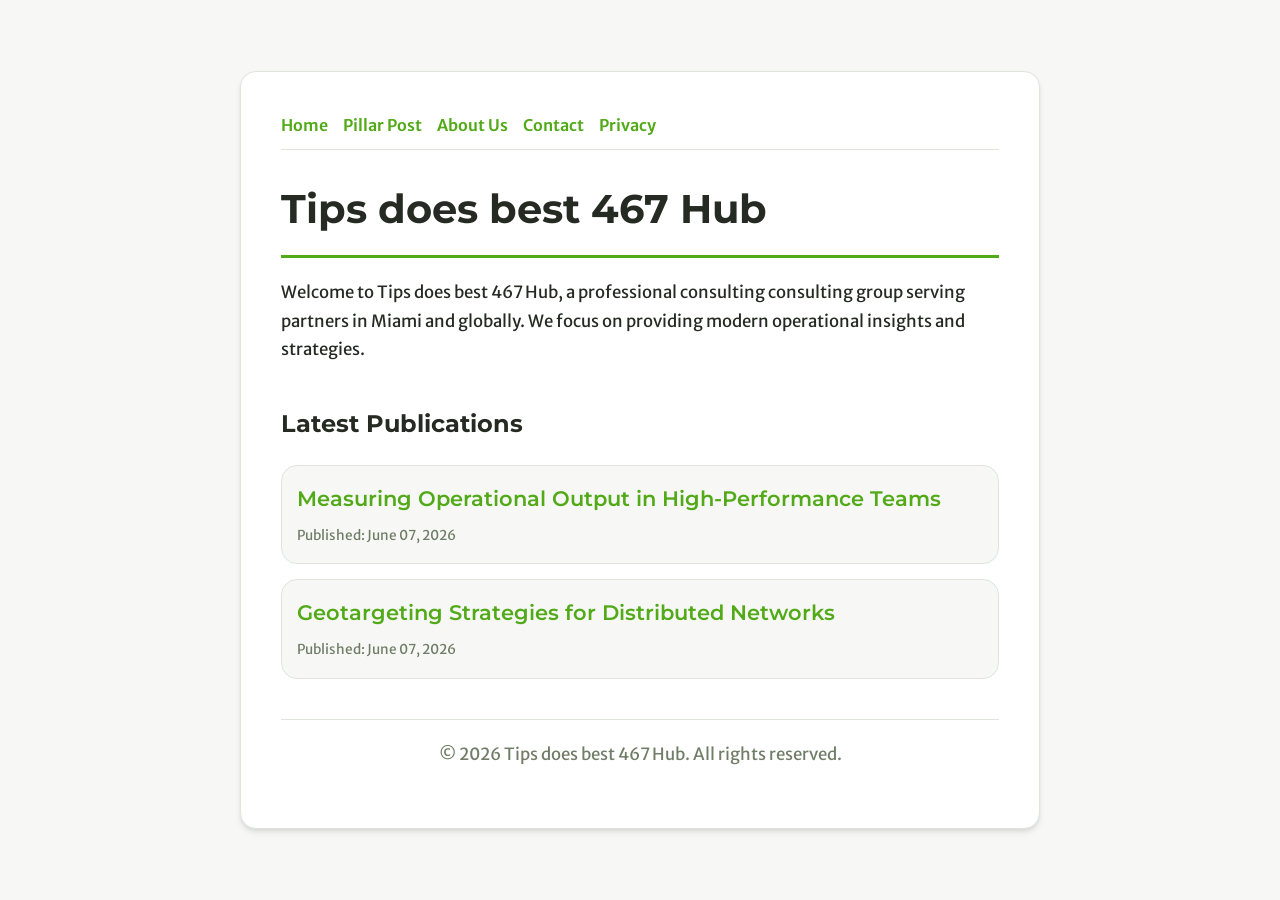
<file: index.html>
<!DOCTYPE html>
<html lang="en">
<head>
    <meta charset="UTF-8">
    <meta name="viewport" content="width=device-width, initial-scale=1.0">
    <title>Tips does best 467 Hub | Consulting - Miami</title>
    <meta name="description" content="Welcome to Tips does best 467 Hub, a professional consulting consulting group serving partners in Miami and globally. We focus on providing modern operational insights and strategies.">
    <meta name="geo.region" content="US-FL" />
    <meta name="geo.placename" content="Miami" />
    <meta name="geo.position" content="25.7617;-80.1918" />
    <meta name="ICBM" content="25.7617, -80.1918" />
    <link rel="stylesheet" href="style.css">
    <script type="application/ld+json">
{
  "@context": "https://schema.org",
  "@type": "LocalBusiness",
  "name": "Tips does best 467 Hub",
  "url": "https://tips-does-best-467.github.io",
  "telephone": "+1-305-555-0177",
  "address": {
    "@type": "PostalAddress",
    "addressLocality": "Miami",
    "addressRegion": "FL",
    "postalCode": "33130",
    "addressCountry": "US"
  },
  "geo": {
    "@type": "GeoCoordinates",
    "latitude": 25.7617,
    "longitude": -80.1918
  }
}
</script>
</head>
<body>
    
        <div class="container" style="max-width: 800px;">
            <nav style="display: flex; gap: 15px; margin-bottom: 25px; border-bottom: 1px solid var(--border-color); padding-bottom: 10px; overflow-x: auto; flex-wrap: wrap;">
            <a href="index.html">Home</a>
            <a href="measuring-operational-output-in-high-performance-teams.html">Pillar Post</a>
            <a href="about.html">About Us</a>
            <a href="contact.html">Contact</a>
            <a href="privacy.html">Privacy</a>
        </nav>
            <h1>Tips does best 467 Hub</h1>
            <p>Welcome to Tips does best 467 Hub, a professional consulting consulting group serving partners in Miami and globally. We focus on providing modern operational insights and strategies.</p>
            <h2 style="margin-top: 40px;">Latest Publications</h2>
            <ul style="list-style-type: none; padding-left: 0;">
                <li style="background: var(--bg-color); padding: 15px; border-radius: var(--border-radius); border: 1px solid var(--border-color); margin-bottom: 15px;">
                <h3 style="margin-bottom: 5px; font-size: 1.3rem;"><a href="measuring-operational-output-in-high-performance-teams.html">Measuring Operational Output in High-Performance Teams</a></h3>
                <span style="font-size:0.85rem; color: var(--muted-text)">Published: June 07, 2026</span>
            </li>
<li style="background: var(--bg-color); padding: 15px; border-radius: var(--border-radius); border: 1px solid var(--border-color); margin-bottom: 15px;">
                <h3 style="margin-bottom: 5px; font-size: 1.3rem;"><a href="geotargeting-strategies-for-distributed-networks.html">Geotargeting Strategies for Distributed Networks</a></h3>
                <span style="font-size:0.85rem; color: var(--muted-text)">Published: June 07, 2026</span>
            </li>

            </ul>
            <footer>
                <p>&copy; 2026 Tips does best 467 Hub. All rights reserved.</p>
            </footer>
        </div>
        
</body>
</html>
</file>
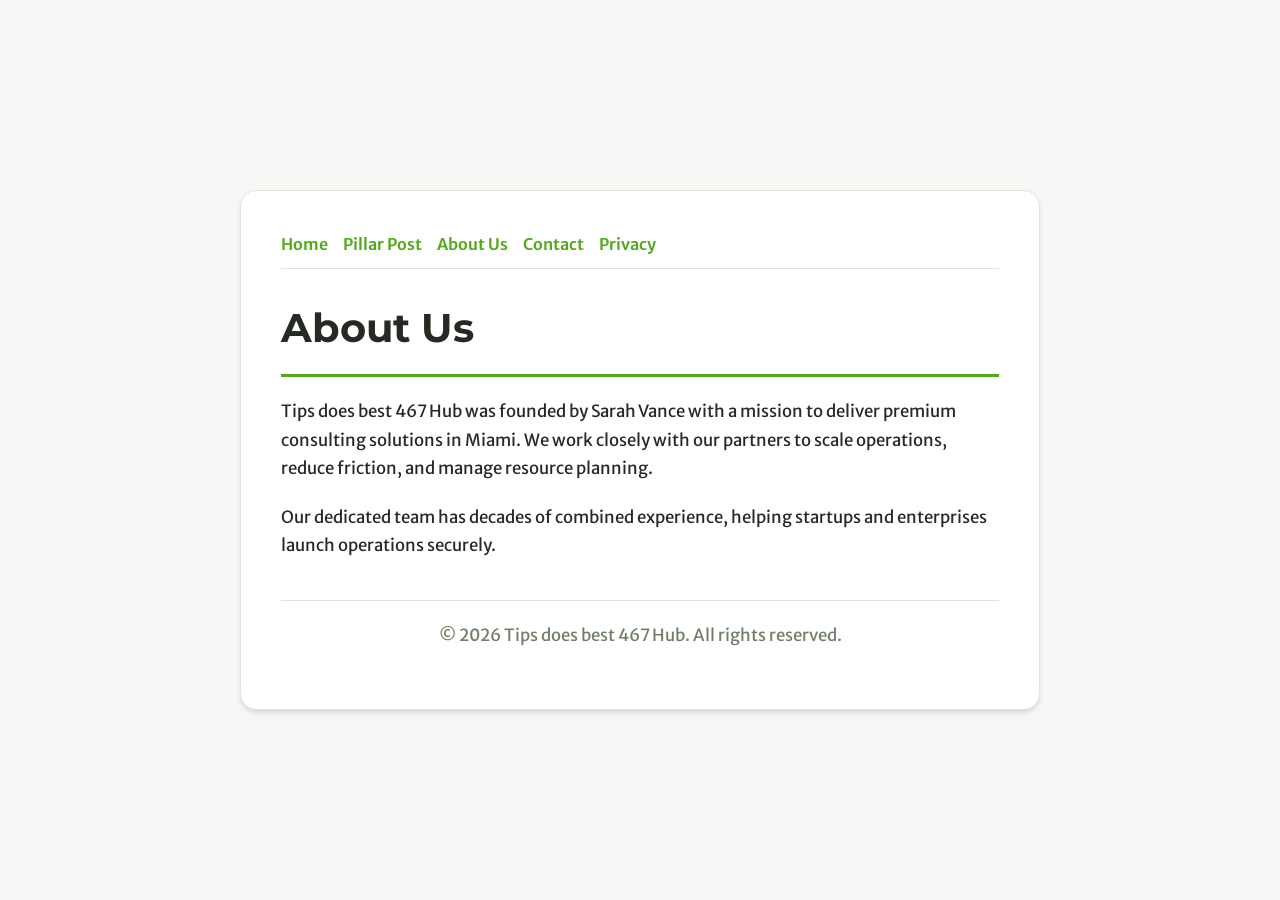
<file: about.html>
<!DOCTYPE html>
<html lang="en">
<head>
    <meta charset="UTF-8">
    <meta name="viewport" content="width=device-width, initial-scale=1.0">
    <title>About Us | Tips does best 467 Hub</title>
    <meta name="description" content="Tips does best 467 Hub was founded by Sarah Vance with a mission to deliver premium consulting solutions in Miami. We work closely with our partners to scale operations, reduce friction, and manage resource planning.">
    <meta name="geo.region" content="US-FL" />
    <meta name="geo.placename" content="Miami" />
    <meta name="geo.position" content="25.7617;-80.1918" />
    <meta name="ICBM" content="25.7617, -80.1918" />
    <link rel="stylesheet" href="style.css">
</head>
<body>
    
        <div class="container" style="max-width: 800px;">
            <nav style="display: flex; gap: 15px; margin-bottom: 25px; border-bottom: 1px solid var(--border-color); padding-bottom: 10px; overflow-x: auto; flex-wrap: wrap;">
            <a href="index.html">Home</a>
            <a href="measuring-operational-output-in-high-performance-teams.html">Pillar Post</a>
            <a href="about.html">About Us</a>
            <a href="contact.html">Contact</a>
            <a href="privacy.html">Privacy</a>
        </nav>
            <h1>About Us</h1>
            <p>Tips does best 467 Hub was founded by Sarah Vance with a mission to deliver premium consulting solutions in Miami. We work closely with our partners to scale operations, reduce friction, and manage resource planning.</p>
            <p>Our dedicated team has decades of combined experience, helping startups and enterprises launch operations securely.</p>
            <footer>
                <p>&copy; 2026 Tips does best 467 Hub. All rights reserved.</p>
            </footer>
        </div>
        
</body>
</html>
</file>
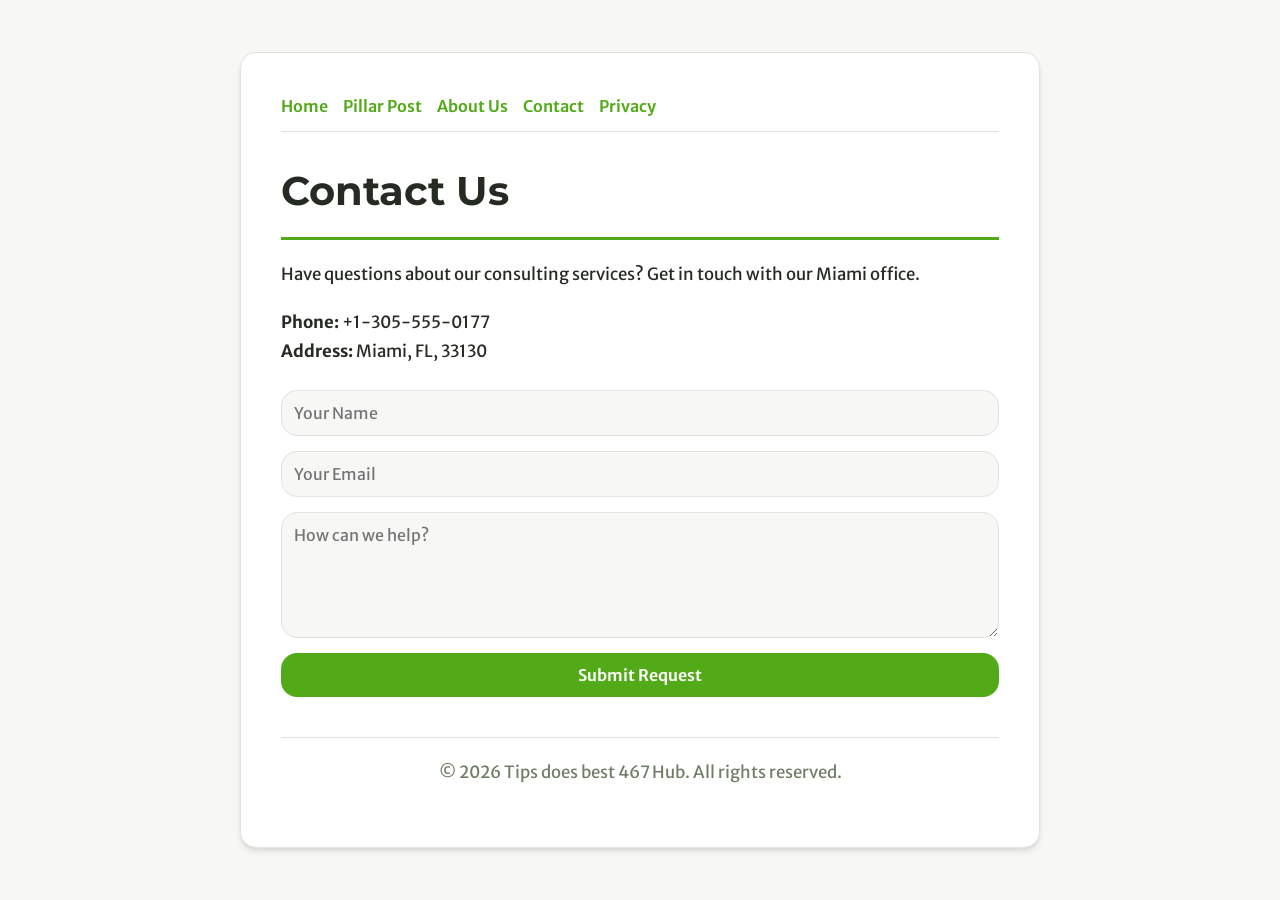
<file: contact.html>
<!DOCTYPE html>
<html lang="en">
<head>
    <meta charset="UTF-8">
    <meta name="viewport" content="width=device-width, initial-scale=1.0">
    <title>Contact Us | Tips does best 467 Hub</title>
    <meta name="description" content="Have questions about our consulting services? Get in touch with our Miami office.">
    <meta name="geo.region" content="US-FL" />
    <meta name="geo.placename" content="Miami" />
    <meta name="geo.position" content="25.7617;-80.1918" />
    <meta name="ICBM" content="25.7617, -80.1918" />
    <link rel="stylesheet" href="style.css">
</head>
<body>
    
        <div class="container" style="max-width: 800px;">
            <nav style="display: flex; gap: 15px; margin-bottom: 25px; border-bottom: 1px solid var(--border-color); padding-bottom: 10px; overflow-x: auto; flex-wrap: wrap;">
            <a href="index.html">Home</a>
            <a href="measuring-operational-output-in-high-performance-teams.html">Pillar Post</a>
            <a href="about.html">About Us</a>
            <a href="contact.html">Contact</a>
            <a href="privacy.html">Privacy</a>
        </nav>
            <h1>Contact Us</h1>
            <p>Have questions about our consulting services? Get in touch with our Miami office.</p>
            <p><strong>Phone:</strong> +1-305-555-0177<br><strong>Address:</strong> Miami, FL, 33130</p>
            <form action="https://formspree.io/f/placeholder" method="POST">
                <input type="text" name="name" placeholder="Your Name" required>
                <input type="email" name="email" placeholder="Your Email" required>
                <textarea name="message" placeholder="How can we help?" rows="5" required></textarea>
                <button type="submit">Submit Request</button>
            </form>
            <footer>
                <p>&copy; 2026 Tips does best 467 Hub. All rights reserved.</p>
            </footer>
        </div>
        
</body>
</html>
</file>
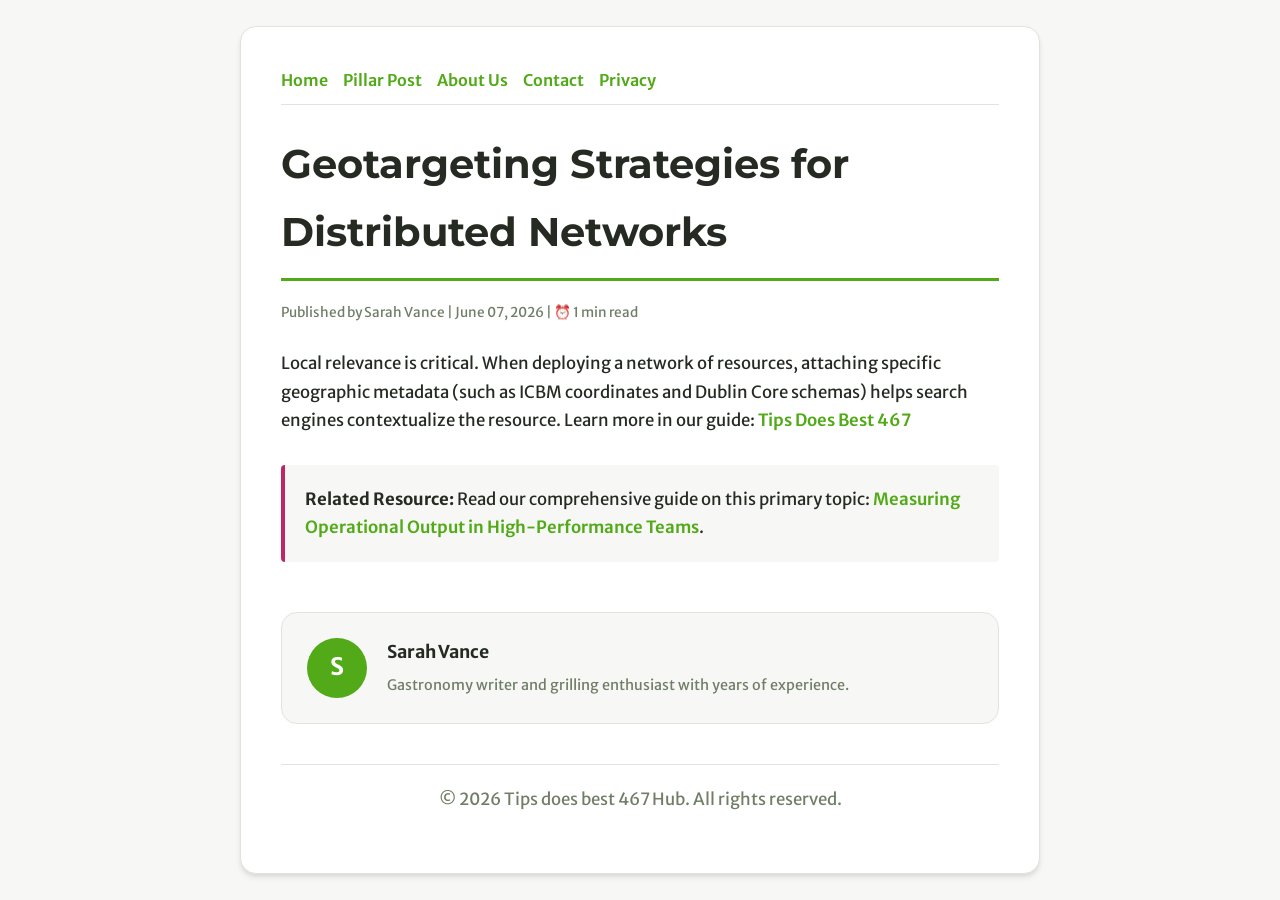
<file: geotargeting-strategies-for-distributed-networks.html>
<!DOCTYPE html>
<html lang="en">
<head>
    <meta charset="UTF-8">
    <meta name="viewport" content="width=device-width, initial-scale=1.0">
    <title>Geotargeting Strategies for Distributed Networks - Tips does best 467 Hub</title>
    <meta name="description" content="Geotargeting Strategies for Distributed Networks">
    <meta name="geo.region" content="US-FL" />
    <meta name="geo.placename" content="Miami" />
    <meta name="geo.position" content="25.7617;-80.1918" />
    <meta name="ICBM" content="25.7617, -80.1918" />
    <link rel="stylesheet" href="style.css">
</head>
<body>
    
            <div class="container" style="max-width: 800px;">
                <nav style="display: flex; gap: 15px; margin-bottom: 25px; border-bottom: 1px solid var(--border-color); padding-bottom: 10px; overflow-x: auto; flex-wrap: wrap;">
            <a href="index.html">Home</a>
            <a href="measuring-operational-output-in-high-performance-teams.html">Pillar Post</a>
            <a href="about.html">About Us</a>
            <a href="contact.html">Contact</a>
            <a href="privacy.html">Privacy</a>
        </nav>
                <h1>Geotargeting Strategies for Distributed Networks</h1>
                <div style="font-size:0.85rem; color: var(--muted-text); margin-bottom: 25px;">
                    Published by Sarah Vance | June 07, 2026 | ⏰ 1 min read
                </div>
                <article style="margin-top: 20px;">
                    <p>Local relevance is critical. When deploying a network of resources, attaching specific geographic metadata (such as ICBM coordinates and Dublin Core schemas) helps search engines contextualize the resource. Learn more in our guide: <a href="https://does-best-reviews-180.pages.dev/effective-project-management-and-operational-efficiency.html">Tips Does Best 467</a></p>
                    <div class="link-resource" style="margin-top: 30px; padding: 20px; border-left: 4px solid var(--accent-color); background: var(--bg-color); border-radius: 4px;"><p style="margin: 0;"><strong>Related Resource:</strong> Read our comprehensive guide on this primary topic: <a href="measuring-operational-output-in-high-performance-teams.html">Measuring Operational Output in High-Performance Teams</a>.</p></div>
                </article>
                
            <div class="author-box" style="margin-top: 50px; padding: 25px; background: var(--bg-color); border: 1px solid var(--border-color); border-radius: var(--border-radius); display: flex; gap: 20px; align-items: center;">
                <div style="width: 60px; height: 60px; border-radius: 50%; background: var(--primary-color); display: flex; align-items: center; justify-content: center; color: white; font-weight: bold; font-size: 1.5rem;">S</div>
                <div>
                    <h4 style="margin-bottom: 5px; font-weight: bold; font-size: 1.1rem;">Sarah Vance</h4>
                    <p style="margin: 0; font-size: 0.9rem; color: var(--muted-text);">Gastronomy writer and grilling enthusiast with years of experience.</p>
                </div>
            </div>
            
                <footer>
                    <p>&copy; 2026 Tips does best 467 Hub. All rights reserved.</p>
                </footer>
            </div>
            
</body>
</html>
</file>
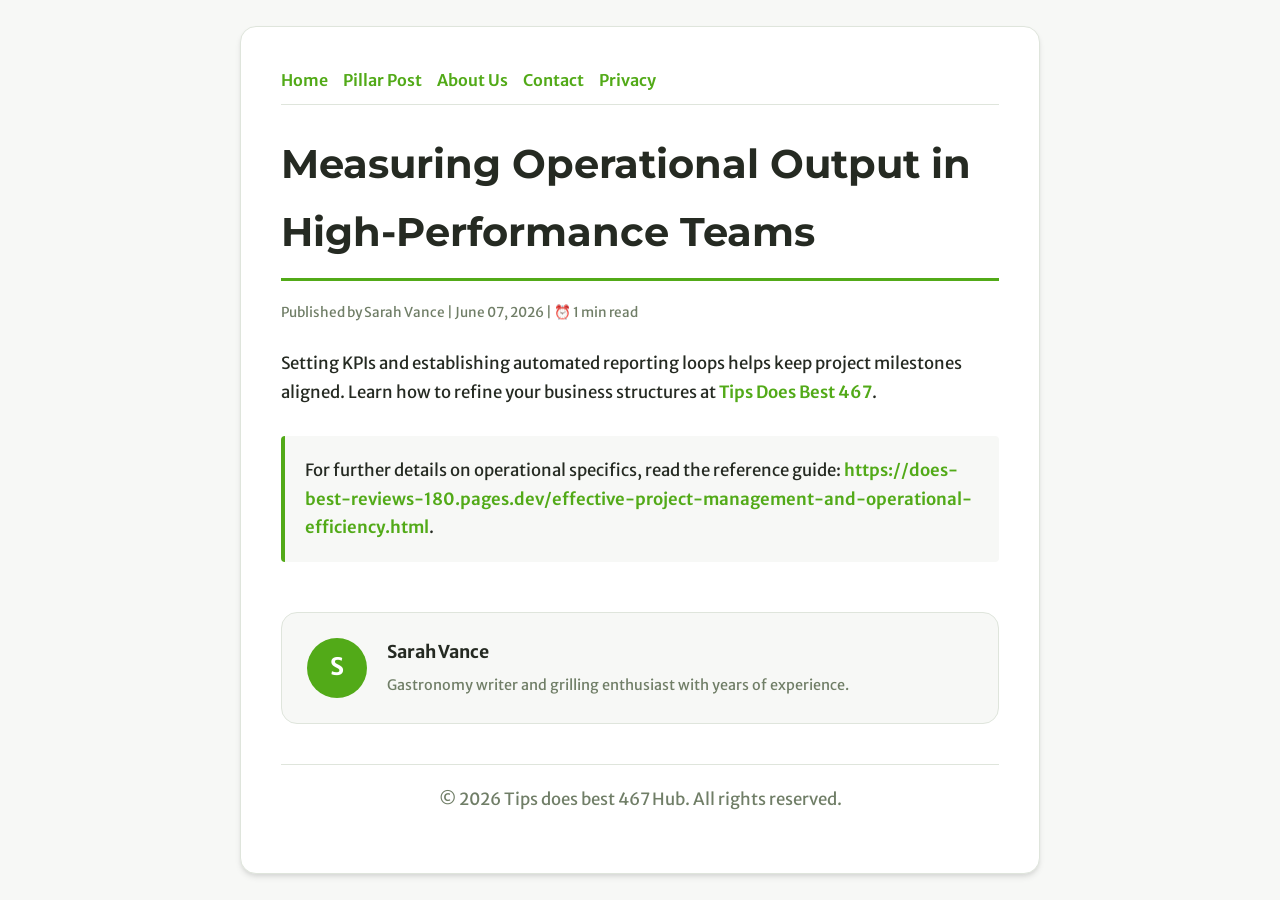
<file: measuring-operational-output-in-high-performance-teams.html>
<!DOCTYPE html>
<html lang="en">
<head>
    <meta charset="UTF-8">
    <meta name="viewport" content="width=device-width, initial-scale=1.0">
    <title>Measuring Operational Output in High-Performance Teams - Tips does best 467 Hub</title>
    <meta name="description" content="Measuring Operational Output in High-Performance Teams">
    <meta name="geo.region" content="US-FL" />
    <meta name="geo.placename" content="Miami" />
    <meta name="geo.position" content="25.7617;-80.1918" />
    <meta name="ICBM" content="25.7617, -80.1918" />
    <link rel="stylesheet" href="style.css">
</head>
<body>
    
            <div class="container" style="max-width: 800px;">
                <nav style="display: flex; gap: 15px; margin-bottom: 25px; border-bottom: 1px solid var(--border-color); padding-bottom: 10px; overflow-x: auto; flex-wrap: wrap;">
            <a href="index.html">Home</a>
            <a href="measuring-operational-output-in-high-performance-teams.html">Pillar Post</a>
            <a href="about.html">About Us</a>
            <a href="contact.html">Contact</a>
            <a href="privacy.html">Privacy</a>
        </nav>
                <h1>Measuring Operational Output in High-Performance Teams</h1>
                <div style="font-size:0.85rem; color: var(--muted-text); margin-bottom: 25px;">
                    Published by Sarah Vance | June 07, 2026 | ⏰ 1 min read
                </div>
                <article style="margin-top: 20px;">
                    <p>Setting KPIs and establishing automated reporting loops helps keep project milestones aligned. Learn how to refine your business structures at <a href="https://does-best-reviews-180.pages.dev/effective-project-management-and-operational-efficiency.html">Tips Does Best 467</a>.</p>
                    <div class="link-resource" style="margin-top: 30px; padding: 20px; border-left: 4px solid var(--primary-color); background: var(--bg-color); border-radius: 4px;"><p style="margin: 0;">For further details on operational specifics, read the reference guide: <strong><a href="https://does-best-reviews-180.pages.dev/effective-project-management-and-operational-efficiency.html">https://does-best-reviews-180.pages.dev/effective-project-management-and-operational-efficiency.html</a></strong>.</p></div>
                </article>
                
            <div class="author-box" style="margin-top: 50px; padding: 25px; background: var(--bg-color); border: 1px solid var(--border-color); border-radius: var(--border-radius); display: flex; gap: 20px; align-items: center;">
                <div style="width: 60px; height: 60px; border-radius: 50%; background: var(--primary-color); display: flex; align-items: center; justify-content: center; color: white; font-weight: bold; font-size: 1.5rem;">S</div>
                <div>
                    <h4 style="margin-bottom: 5px; font-weight: bold; font-size: 1.1rem;">Sarah Vance</h4>
                    <p style="margin: 0; font-size: 0.9rem; color: var(--muted-text);">Gastronomy writer and grilling enthusiast with years of experience.</p>
                </div>
            </div>
            
                <footer>
                    <p>&copy; 2026 Tips does best 467 Hub. All rights reserved.</p>
                </footer>
            </div>
            
</body>
</html>
</file>
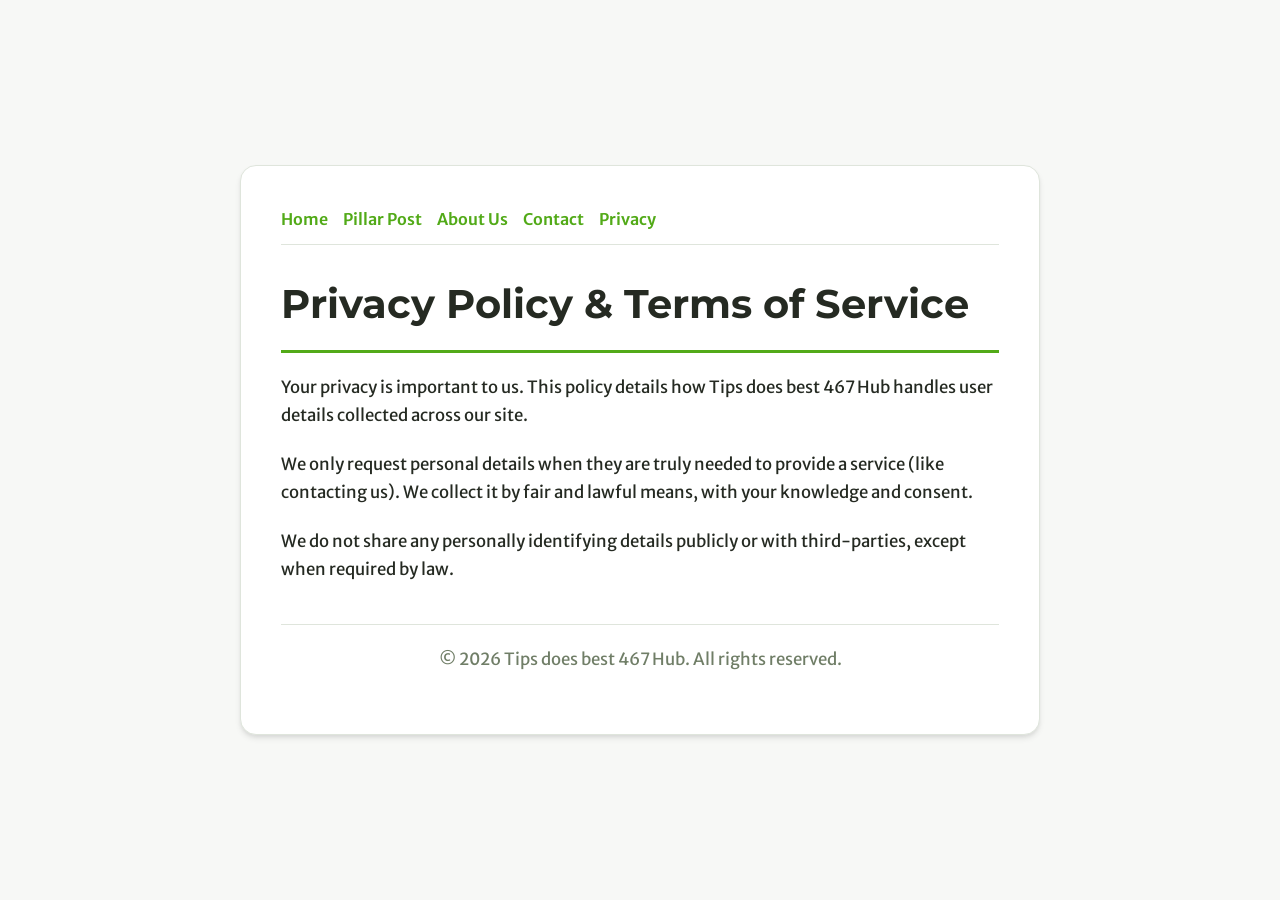
<file: privacy.html>
<!DOCTYPE html>
<html lang="en">
<head>
    <meta charset="UTF-8">
    <meta name="viewport" content="width=device-width, initial-scale=1.0">
    <title>Privacy Policy & Terms of Service - Tips does best 467 Hub</title>
    <meta name="description" content="Your privacy is important to us. This policy details how Tips does best 467 Hub handles user details collected across our site.">
    <meta name="geo.region" content="US-FL" />
    <meta name="geo.placename" content="Miami" />
    <meta name="geo.position" content="25.7617;-80.1918" />
    <meta name="ICBM" content="25.7617, -80.1918" />
    <link rel="stylesheet" href="style.css">
</head>
<body>
    
        <div class="container" style="max-width: 800px;">
            <nav style="display: flex; gap: 15px; margin-bottom: 25px; border-bottom: 1px solid var(--border-color); padding-bottom: 10px; overflow-x: auto; flex-wrap: wrap;">
            <a href="index.html">Home</a>
            <a href="measuring-operational-output-in-high-performance-teams.html">Pillar Post</a>
            <a href="about.html">About Us</a>
            <a href="contact.html">Contact</a>
            <a href="privacy.html">Privacy</a>
        </nav>
            <h1>Privacy Policy & Terms of Service</h1>
            <p>Your privacy is important to us. This policy details how Tips does best 467 Hub handles user details collected across our site.</p>
            <p>We only request personal details when they are truly needed to provide a service (like contacting us). We collect it by fair and lawful means, with your knowledge and consent.</p>
            <p>We do not share any personally identifying details publicly or with third-parties, except when required by law.</p>
            <footer>
                <p>&copy; 2026 Tips does best 467 Hub. All rights reserved.</p>
            </footer>
        </div>
        
</body>
</html>
</file>
<file: style.css>
@import url('https://fonts.googleapis.com/css2?family=Montserrat:wght@700&family=Merriweather+Sans:wght@400;600&display=swap');

:root {
    --bg-color: hsl(96, 15%, 97%);
    --card-bg: hsl(96, 15%, 100%);
    --text-color: hsl(96, 10%, 15%);
    --muted-text: hsl(96, 10%, 45%);
    --primary-color: hsl(96, 75%, 38%);
    --accent-color: hsl(336, 65%, 45%);
    --border-color: hsl(96, 15%, 88%);
    --border-radius: 16px;
    --shadow: 0 4px 6px -1px rgba(0, 0, 0, 0.1), 0 2px 4px -1px rgba(0, 0, 0, 0.06);
    --font-headline: 'Montserrat', sans-serif;
    --font-body: 'Merriweather Sans', sans-serif;
}

* {
    box-sizing: border-box;
    margin: 0;
    padding: 0;
}

body {
    background-color: var(--bg-color);
    color: var(--text-color);
    font-family: var(--font-body);
    line-height: 1.7;
    padding: 20px;
    display: flex;
    justify-content: center;
    min-height: 100vh;
}

a {
    color: var(--primary-color);
    text-decoration: none;
    font-weight: 600;
    transition: color 0.2s ease;
}

a:hover {
    color: var(--accent-color);
    text-decoration: underline;
}

.container {
    width: 100%;
    max-width: 900px;
    background: var(--card-bg);
    border: 1px solid var(--border-color);
    border-radius: var(--border-radius);
    padding: 40px;
    box-shadow: var(--shadow);
    margin: auto;
}

h1, h2, h3 {
    font-family: var(--font-headline);
    margin-bottom: 20px;
    color: var(--text-color);
}

h1 {
    font-size: 2.5rem;
    border-bottom: 3px solid var(--primary-color);
    padding-bottom: 12px;
}

p {
    margin-bottom: 20px;
    font-size: 1.05rem;
}

ul {
    margin-bottom: 20px;
    padding-left: 20px;
}

li {
    margin-bottom: 8px;
}

form {
    display: flex;
    flex-direction: column;
    gap: 15px;
    margin-top: 25px;
}

input, textarea, button {
    padding: 12px;
    border: 1px solid var(--border-color);
    border-radius: var(--border-radius);
    font-family: var(--font-body);
    font-size: 1rem;
    background: var(--bg-color);
    color: var(--text-color);
}

button {
    background: var(--primary-color);
    color: white;
    font-weight: 600;
    border: none;
    cursor: pointer;
    transition: background 0.2s ease;
}

button:hover {
    background: var(--accent-color);
}

footer {
    margin-top: 40px;
    border-top: 1px solid var(--border-color);
    padding-top: 20px;
    font-size: 0.9rem;
    color: var(--muted-text);
    text-align: center;
}
</file>
